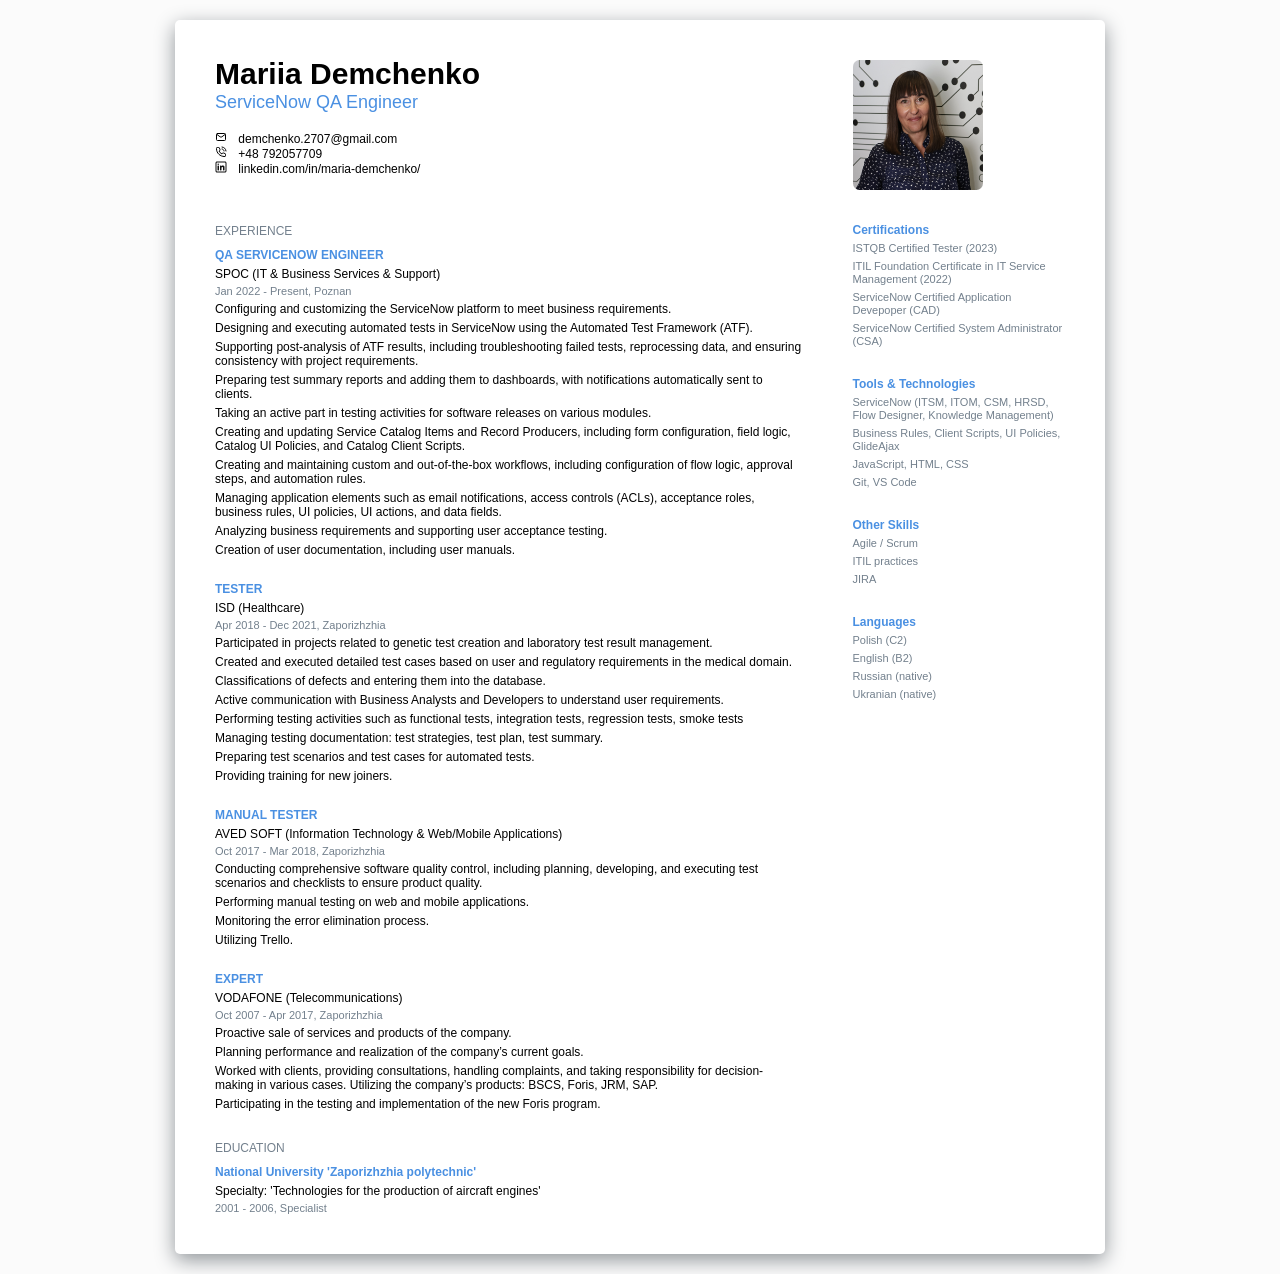
<file: Index.html>
<!DOCTYPE html>
<html lang="en">
<head>
    <meta charset="UTF-8">
    <meta name="viewport" content="width=device-width, initial-scale=1.0">
    <title>CV Mariia Demchenko</title>
    <link rel="stylesheet" href="styles.css">
    <link rel="stylesheet" href="./reset.css">
</head>
<body>
    <div class="page">
        <header>
            <div class="userInfo">
                <h1>Mariia Demchenko</h1>
                <h2>ServiceNow QA Engineer</h2>
                <p>
                    <a href="mailto:demchenko.2707@gmail.com">
                        <img src="email-svgrepo-com.svg" alt="">
                        demchenko.2707@gmail.com</a>
                </p>
                <p><img src="phone-call-svgrepo-com.svg" alt=""> +48 792057709</p>
                <p>
                    <a href="https://www.linkedin.com/in/maria-demchenko-71b24a158/">
                        <img src="linkedin-svgrepo-com.svg" alt="">
                        linkedin.com/in/maria-demchenko/</a>
                </p>
            </div>
            <div class="userImg">
                <img src="image.png" alt="cv image">
            </div>
        </header>

        <main>
            <div class="leftContainer">
                <section class="profileContent">
                    <h4>EXPERIENCE</h4>

                    <div class="experience">
                    <ul class="experienceItemOne">
                        <li>
                            <div class="jobTitle">QA SERVICENOW ENGINEER</div>
                            <p>SPOC (IT & Business Services & Support)</p>
                            <h6>Jan 2022 - Present, Poznan</h6>
                            <p>Configuring and customizing the ServiceNow platform to meet business
                                requirements.
                            </p>
                            <p>Designing and executing automated tests in ServiceNow using the
                            Automated Test Framework (ATF).</p>
                            <p>Supporting post-analysis of ATF results, including troubleshooting failed
                            tests, reprocessing data, and ensuring consistency with project
                            requirements.</p>
                            <p>Preparing test summary reports and adding them to dashboards, with
                            notifications automatically sent to clients.</p>
                            <p> Taking an active part in testing activities for software releases on various modules.</p>
                            <p>Creating and updating Service Catalog Items and Record Producers,
                            including form configuration, field logic, Catalog UI Policies, and
                            Catalog Client Scripts.</p>
                            <p>Creating and maintaining custom and out-of-the-box workflows,
                            including configuration of flow logic, approval steps, and automation
                            rules.</p>
                            <p>Managing application elements such as email notifications, access
                            controls (ACLs), acceptance roles, business rules, UI policies, UI actions,
                            and data fields.
                            </p>
                            <p>Analyzing business requirements and supporting user acceptance
                            testing.</p>
                            <p>Creation of user documentation, including user manuals.</p>
                            
                        </li>
                    </ul>

                    <ul class="experienceItemOneTwo">
                        <li>
                            <div class="jobTitle">TESTER</div>
                            <p>ISD (Healthcare)</p>
                            <h6>Apr 2018 - Dec 2021, Zaporizhzhia</h6>
                            <p> Participated in projects related to genetic test creation and laboratory test result management.</p>
                            <p> Created and executed detailed test cases based on user and regulatory requirements in the medical domain.</p>
                            <p>Classifications of defects and entering them into the database.</p>
                            <p>Active communication with Business Analysts and Developers to
                            understand user requirements.</p>
                            <p>Performing testing activities such as functional tests, integration
                            tests, regression tests, smoke tests</p>
                            <p>Managing testing documentation: test strategies, test plan, test
                            summary.</p>
                            <p>Preparing test scenarios and test cases for automated tests.
                            </p>
                            <p>Providing training for new joiners.</p>
                        </li>
                    </ul>

                    <ul class="experienceItemOneThree">
                        <li>
                            <div class="jobTitle">MANUAL TESTER</div>
                            <p>AVED SOFT (Information Technology & Web/Mobile Applications)</p>
                            <h6>Oct 2017 - Mar 2018, Zaporizhzhia</h6>
                            <p>
                                Conducting comprehensive software quality control, including
                                planning, developing, and executing test scenarios and checklists to
                                ensure product quality.
                            </p>
                            <p>Performing manual testing on web and mobile applications.</p>
                            <p>Monitoring the error elimination process.</p>
                            <p>Utilizing Trello.</p>
                        </li>
                    </ul>

                    <ul class="experienceItemOneFour">
                        <li>
                            <div class="jobTitle">EXPERT</div>
                            <p>VODAFONE (Telecommunications)</p>
                            <h6>Oct 2007 - Apr 2017, Zaporizhzhia</h6>
                            <p>
                                Proactive sale of services and products of the company.
                            </p>
                            <p>Planning performance and realization of the company’s current
                            goals.</p>
                            <p>Worked with clients, providing consultations, handling complaints,
                            and taking responsibility for decision-making in various cases.
                            Utilizing the company’s products: BSCS, Foris, JRM, SAP.</p>
                            <p>Participating in the testing and implementation of the new Foris
                            program.</p>
                        </li>
                    </ul>
                </div> 
                
                <div class="education">
                    <h4>EDUCATION</h4>
                    <ul>
                        <li>
                            <div class="degree">National University 'Zaporizhzhia polytechnic'</div>
                            <p>Specialty: 'Technologies for the production of aircraft engines'</p>
                            <h6>2001 - 2006, Specialist</h6>
                        </li>
                    </ul>

                </div>

                </section>
            </div>


            <section class="profileSidebar">

                <div class="industryKnowledge">
                    <div class="sectionTitle">Certifications</div>
                    <p>ISTQB Certified Tester (2023)</p>
                    <p>ITIL Foundation Certificate in IT Service Management (2022)</p>
                    <p>ServiceNow Certified Application Devepoper (CAD)</p>
                    <p>ServiceNow Certified System Administrator (CSA)</p>
                </div>

                <div class="tolls">
                    <div class="sectionTitle">Tools & Technologies</div>
                    <p>ServiceNow (ITSM, ITOM, CSM, HRSD, Flow Designer, Knowledge Management)</p>
                    <p>Business Rules, Client Scripts, UI Policies, GlideAjax</p>
                    <p>JavaScript, HTML, CSS</p>
                    <p>Git, VS Code</p>
                </div>

                <div class="skills">
                    <div class="sectionTitle">Other Skills</div>
                    <p>Agile / Scrum</p>
                    <p>ITIL practices</p>
                    <p>JIRA</p>
                </div>

                <div class="languages">
                    <div class="sectionTitle">Languages</div>
                    <p>Polish (C2)</p>
                    <p>English (B2)</p>
                    <p>Russian (native)</p>
                    <p>Ukranian (native)</p>
                </div>

                <!-- <div class="social">
                    <div class="sectionTitle">Social</div>
                    <a href="https://github.com/Maria2707/CV">
                    <img src="github-142-svgrepo-com.svg" alt=""> 
                        github.com/Maria2707</a>
                </div> -->

            </section>
            
        </main>
    </div>
    
    
</body>
</html>
</file>
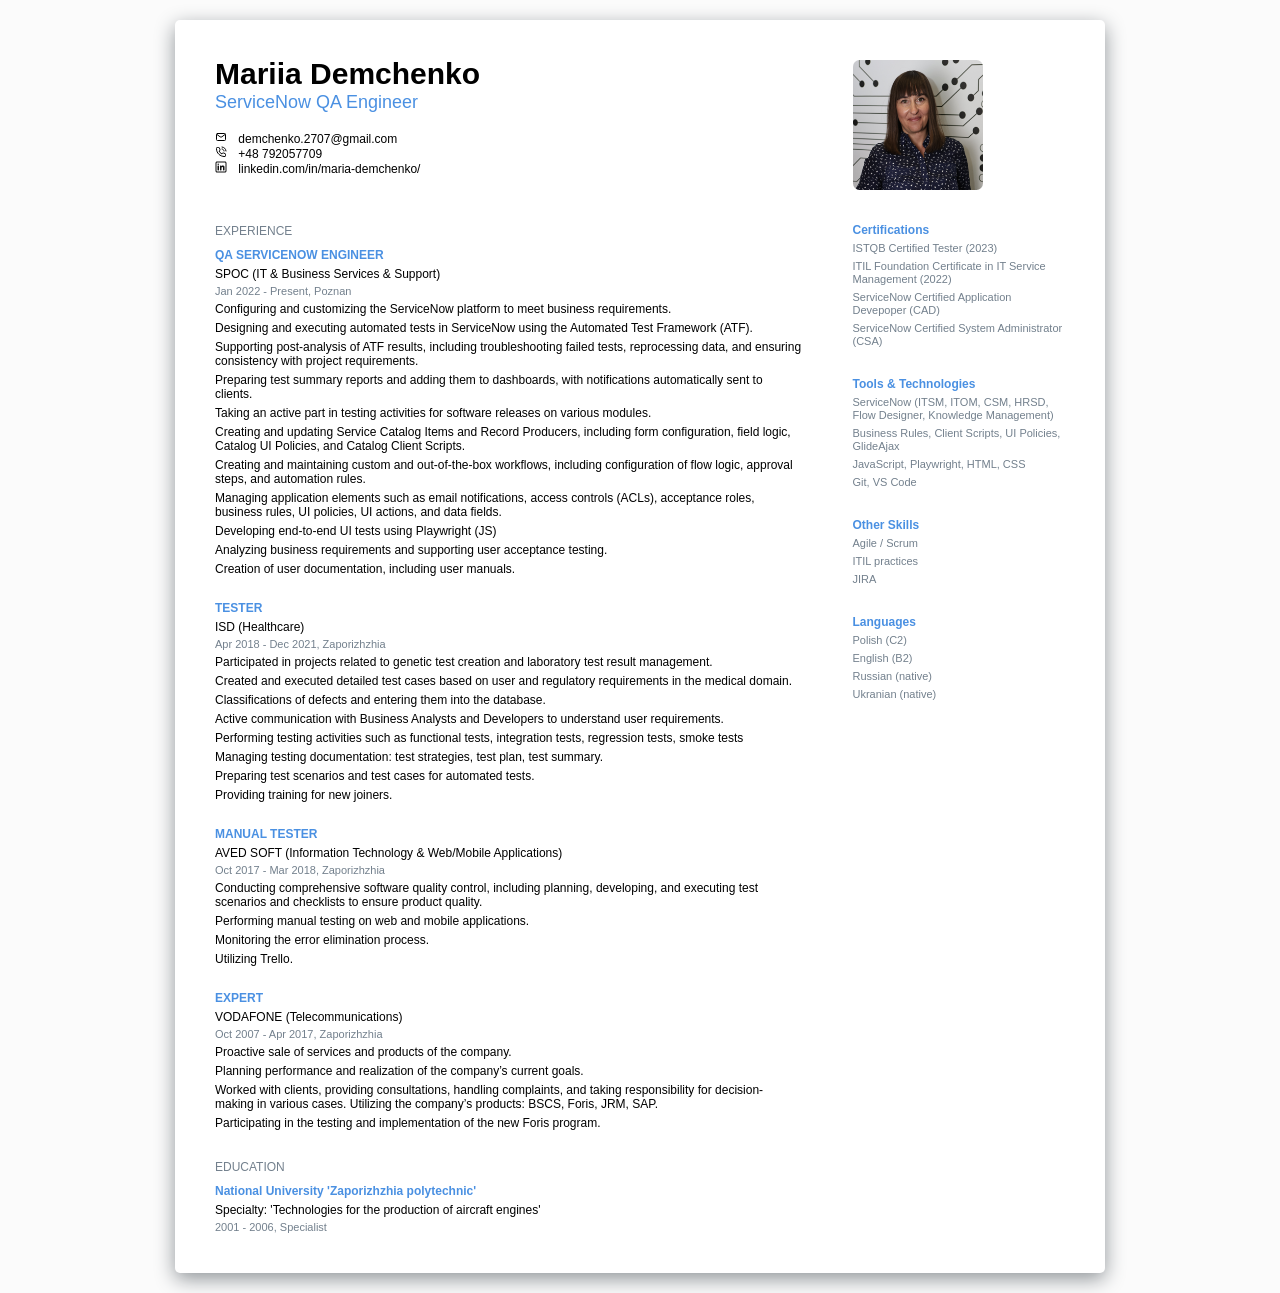
<file: index.html>
<!DOCTYPE html>
<html lang="en">
<head>
    <meta charset="UTF-8">
    <meta name="viewport" content="width=device-width, initial-scale=1.0">
    <title>CV Mariia Demchenko</title>
    <link rel="stylesheet" href="styles.css">
    <link rel="stylesheet" href="./reset.css">
</head>
<body>
    <div class="page">
        <header>
            <div class="userInfo">
                <h1>Mariia Demchenko</h1>
                <h2>ServiceNow QA Engineer</h2>
                <p>
                    <a href="mailto:demchenko.2707@gmail.com">
                        <img src="email-svgrepo-com.svg" alt="">
                        demchenko.2707@gmail.com</a>
                </p>
                <p><img src="phone-call-svgrepo-com.svg" alt=""> +48 792057709</p>
                <p>
                    <a href="https://www.linkedin.com/in/maria-demchenko-71b24a158/">
                        <img src="linkedin-svgrepo-com.svg" alt="">
                        linkedin.com/in/maria-demchenko/</a>
                </p>
            </div>
            <div class="userImg">
                <img src="image.png" alt="cv image">
            </div>
        </header>

        <main>
            <div class="leftContainer">
                <section class="profileContent">
                    <h4>EXPERIENCE</h4>

                    <div class="experience">
                    <ul class="experienceItemOne">
                        <li>
                            <div class="jobTitle">QA SERVICENOW ENGINEER</div>
                            <p>SPOC (IT & Business Services & Support)</p>
                            <h6>Jan 2022 - Present, Poznan</h6>
                            <p>Configuring and customizing the ServiceNow platform to meet business
                                requirements.
                            </p>
                            <p>Designing and executing automated tests in ServiceNow using the
                            Automated Test Framework (ATF).</p>
                            <p>Supporting post-analysis of ATF results, including troubleshooting failed
                            tests, reprocessing data, and ensuring consistency with project
                            requirements.</p>
                            <p>Preparing test summary reports and adding them to dashboards, with
                            notifications automatically sent to clients.</p>
                            <p> Taking an active part in testing activities for software releases on various modules.</p>
                            <p>Creating and updating Service Catalog Items and Record Producers,
                            including form configuration, field logic, Catalog UI Policies, and
                            Catalog Client Scripts.</p>
                            <p>Creating and maintaining custom and out-of-the-box workflows,
                            including configuration of flow logic, approval steps, and automation
                            rules.</p>
                            <p>Managing application elements such as email notifications, access
                            controls (ACLs), acceptance roles, business rules, UI policies, UI actions,
                            and data fields.
                            </p>
                            <p>Developing end-to-end UI tests using Playwright (JS)
                            </p>
                            <p>Analyzing business requirements and supporting user acceptance
                            testing.</p>
                            <p>Creation of user documentation, including user manuals.</p>
                            
                        </li>
                    </ul>

                    <ul class="experienceItemOneTwo">
                        <li>
                            <div class="jobTitle">TESTER</div>
                            <p>ISD (Healthcare)</p>
                            <h6>Apr 2018 - Dec 2021, Zaporizhzhia</h6>
                            <p> Participated in projects related to genetic test creation and laboratory test result management.</p>
                            <p> Created and executed detailed test cases based on user and regulatory requirements in the medical domain.</p>
                            <p>Classifications of defects and entering them into the database.</p>
                            <p>Active communication with Business Analysts and Developers to
                            understand user requirements.</p>
                            <p>Performing testing activities such as functional tests, integration
                            tests, regression tests, smoke tests</p>
                            <p>Managing testing documentation: test strategies, test plan, test
                            summary.</p>
                            <p>Preparing test scenarios and test cases for automated tests.
                            </p>
                            <p>Providing training for new joiners.</p>
                        </li>
                    </ul>

                    <ul class="experienceItemOneThree">
                        <li>
                            <div class="jobTitle">MANUAL TESTER</div>
                            <p>AVED SOFT (Information Technology & Web/Mobile Applications)</p>
                            <h6>Oct 2017 - Mar 2018, Zaporizhzhia</h6>
                            <p>
                                Conducting comprehensive software quality control, including
                                planning, developing, and executing test scenarios and checklists to
                                ensure product quality.
                            </p>
                            <p>Performing manual testing on web and mobile applications.</p>
                            <p>Monitoring the error elimination process.</p>
                            <p>Utilizing Trello.</p>
                        </li>
                    </ul>

                    <ul class="experienceItemOneFour">
                        <li>
                            <div class="jobTitle">EXPERT</div>
                            <p>VODAFONE (Telecommunications)</p>
                            <h6>Oct 2007 - Apr 2017, Zaporizhzhia</h6>
                            <p>
                                Proactive sale of services and products of the company.
                            </p>
                            <p>Planning performance and realization of the company’s current
                            goals.</p>
                            <p>Worked with clients, providing consultations, handling complaints,
                            and taking responsibility for decision-making in various cases.
                            Utilizing the company’s products: BSCS, Foris, JRM, SAP.</p>
                            <p>Participating in the testing and implementation of the new Foris
                            program.</p>
                        </li>
                    </ul>
                </div> 
                
                <div class="education">
                    <h4>EDUCATION</h4>
                    <ul>
                        <li>
                            <div class="degree">National University 'Zaporizhzhia polytechnic'</div>
                            <p>Specialty: 'Technologies for the production of aircraft engines'</p>
                            <h6>2001 - 2006, Specialist</h6>
                        </li>
                    </ul>

                </div>

                </section>
            </div>


            <section class="profileSidebar">

                <div class="industryKnowledge">
                    <div class="sectionTitle">Certifications</div>
                    <p>ISTQB Certified Tester (2023)</p>
                    <p>ITIL Foundation Certificate in IT Service Management (2022)</p>
                    <p>ServiceNow Certified Application Devepoper (CAD)</p>
                    <p>ServiceNow Certified System Administrator (CSA)</p>
                </div>

                <div class="tolls">
                    <div class="sectionTitle">Tools & Technologies</div>
                    <p>ServiceNow (ITSM, ITOM, CSM, HRSD, Flow Designer, Knowledge Management)</p>
                    <p>Business Rules, Client Scripts, UI Policies, GlideAjax</p>
                    <p>JavaScript, Playwright, HTML, CSS</p>
                    <p>Git, VS Code</p>
                </div>

                <div class="skills">
                    <div class="sectionTitle">Other Skills</div>
                    <p>Agile / Scrum</p>
                    <p>ITIL practices</p>
                    <p>JIRA</p>
                </div>

                <div class="languages">
                    <div class="sectionTitle">Languages</div>
                    <p>Polish (C2)</p>
                    <p>English (B2)</p>
                    <p>Russian (native)</p>
                    <p>Ukranian (native)</p>
                </div>

                <!-- <div class="social">
                    <div class="sectionTitle">Social</div>
                    <a href="https://github.com/Maria2707/CV">
                    <img src="github-142-svgrepo-com.svg" alt=""> 
                        github.com/Maria2707</a>
                </div> -->

            </section>
            
        </main>
    </div>
    
    
</body>
</html>
</file>
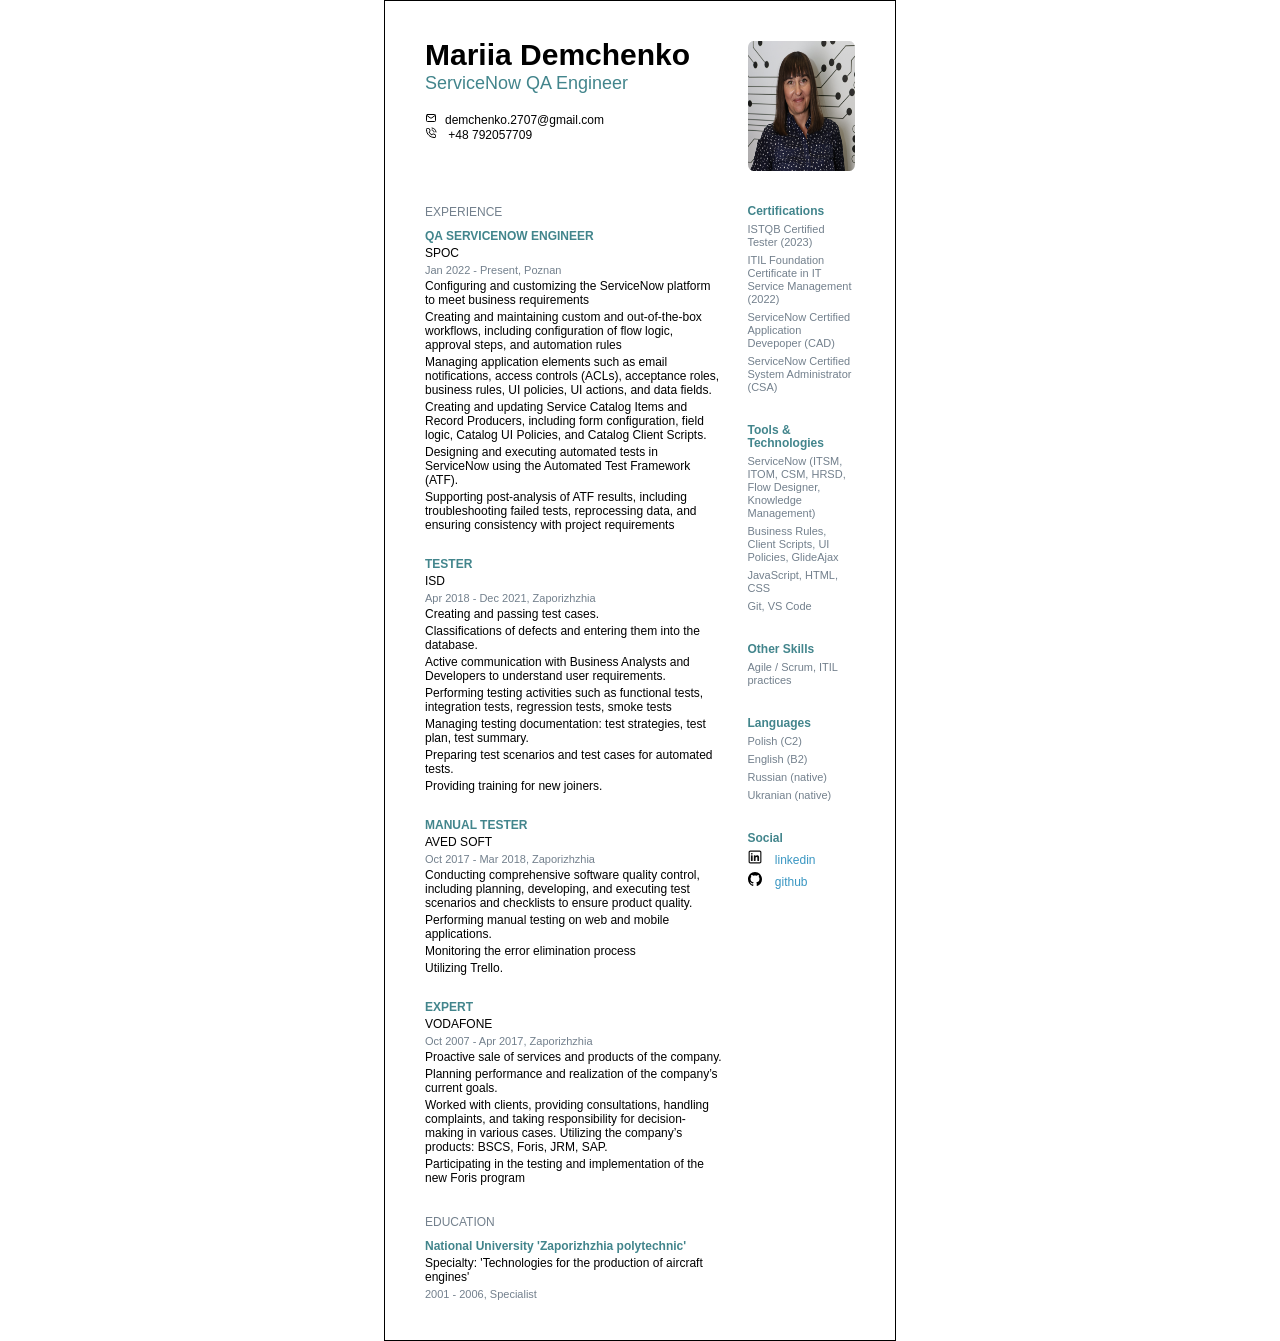
<file: index_m.html>
<!DOCTYPE html>
<html lang="en">
<head>
    <meta charset="UTF-8">
    <meta name="viewport" content="width=device-width, initial-scale=1.0">
    <title>CV Mariia Demchenko</title>
    <link rel="stylesheet" href="styles_m.css">
    <link rel="stylesheet" href="./reset_m.css">
</head>
<body>
    <header>
        <div class="userInfo">
            <h1>Mariia Demchenko</h1>
            <h2>ServiceNow QA Engineer</h2>
            <p><img src="email-svgrepo-com.svg" alt="">demchenko.2707@gmail.com</p>
            <p><img src="phone-call-svgrepo-com.svg" alt=""> +48 792057709</p>
        </div>
        <div class="userImg">
            <img src="image.png" alt="cv image">
        </div>
    </header>

    <main>
        <div class="leftContainer">
            <section class="profileContent">
                <h4>EXPERIENCE</h4>

                <div class="experience">
                <ul class="experienceItemOne">
                    <li>
                        <div class="jobTitle">QA SERVICENOW ENGINEER</div>
                        <p>SPOC</p>
                        <h6>Jan 2022 - Present, Poznan</h6>
                        <p>
                            Configuring and customizing the ServiceNow platform to meet business
                            requirements
                        </p>
                        <p>Creating and maintaining custom and out-of-the-box workflows,
                        including configuration of flow logic, approval steps, and automation
                        rules</p>
                        <p>Managing application elements such as email notifications, access
                        controls (ACLs), acceptance roles, business rules, UI policies, UI actions,
                        and data fields.
                        </p>
                        <p>Creating and updating Service Catalog Items and Record Producers,
                        including form configuration, field logic, Catalog UI Policies, and
                        Catalog Client Scripts.</p>
                        <p>Designing and executing automated tests in ServiceNow using the
                        Automated Test Framework (ATF).</p>
                        <p>Supporting post-analysis of ATF results, including troubleshooting failed
                        tests, reprocessing data, and ensuring consistency with project
                        requirements</p>
                    </li>
                </ul>

                <ul class="experienceItemOneTwo">
                    <li>
                        <div class="jobTitle">TESTER</div>
                        <p>ISD</p>
                        <h6>Apr 2018 - Dec 2021, Zaporizhzhia</h6>
                        <p>
                            Creating and passing test cases.
                        </p>
                        <p>Classifications of defects and entering them into the database.</p>
                        <p>Active communication with Business Analysts and Developers to
                        understand user requirements.</p>
                        <p>Performing testing activities such as functional tests, integration
                        tests, regression tests, smoke tests</p>
                        <p>Managing testing documentation: test strategies, test plan, test
                        summary.</p>
                        <p>Preparing test scenarios and test cases for automated tests.
                        </p>
                        <p>Providing training for new joiners.</p>
                    </li>
                </ul>

                <ul class="experienceItemOneThree">
                    <li>
                        <div class="jobTitle">MANUAL TESTER</div>
                        <p>AVED SOFT</p>
                        <h6>Oct 2017 - Mar 2018, Zaporizhzhia</h6>
                        <p>
                            Conducting comprehensive software quality control, including
                            planning, developing, and executing test scenarios and checklists to
                            ensure product quality.
                        </p>
                        <p>Performing manual testing on web and mobile applications.</p>
                        <p>Monitoring the error elimination process</p>
                        <p>Utilizing Trello.</p>
                    </li>
                </ul>

                <ul class="experienceItemOneFour">
                    <li>
                        <div class="jobTitle">EXPERT</div>
                        <p>VODAFONE</p>
                        <h6>Oct 2007 - Apr 2017, Zaporizhzhia</h6>
                        <p>
                            Proactive sale of services and products of the company.
                        </p>
                        <p>Planning performance and realization of the company’s current
                        goals.</p>
                        <p>Worked with clients, providing consultations, handling complaints,
                        and taking responsibility for decision-making in various cases.
                        Utilizing the company’s products: BSCS, Foris, JRM, SAP.</p>
                        <p>Participating in the testing and implementation of the new Foris
                        program</p>
                    </li>
                </ul>
            </div> 
            
            <div class="education">
                <h4>EDUCATION</h4>
                <ul>
                    <li>
                        <div class="degree">National University 'Zaporizhzhia polytechnic'</div>
                        <p>Specialty: 'Technologies for the production of aircraft engines'</p>
                        <h6>2001 - 2006, Specialist</h6>
                    </li>
                </ul>

            </div>

            </section>
        </div>


        <section class="profileSidebar">

            <div class="industryKnowledge">
                <div class="sectionTitle">Certifications</div>
                <p>ISTQB Certified Tester (2023)</p>
                <p>ITIL Foundation Certificate in IT Service Management (2022)</p>
                <p>ServiceNow Certified Application Devepoper (CAD)</p>
                <p>ServiceNow Certified System Administrator (CSA)</p>
            </div>

            <div class="tolls">
                <div class="sectionTitle">Tools & Technologies</div>
                <p>ServiceNow (ITSM, ITOM, CSM, HRSD, Flow Designer, Knowledge Management)</p>
                <p>Business Rules, Client Scripts, UI Policies, GlideAjax</p>
                <p>JavaScript, HTML, CSS</p>
                <p>Git, VS Code</p>
            </div>

            <div class="skills">
                <div class="sectionTitle">Other Skills</div>
                <p>Agile / Scrum, ITIL practices</p>
            </div>

            <div class="languages">
                <div class="sectionTitle">Languages</div>
                <p>Polish (C2)</p>
                <p>English (B2)</p>
                <p>Russian (native)</p>
                <p>Ukranian (native)</p>
            </div>

            <div class="social">
                <div class="sectionTitle">Social</div>
                <p></p>
                <a href="https://www.linkedin.com/in/maria-demchenko-71b24a158/">
                    <img src="linkedin-svgrepo-com.svg" alt="">
                    linkedin</a>
                <p></p>
                <a href="https://github.com/Maria2707/CV">
                   <img src="github-142-svgrepo-com.svg" alt=""> 
                    github</a>
            </div>

        </section>
        
    </main>
    
</body>
</html>
</file>
<file: styles.css>
* {
    font-family: "Arial";
}

.page{
    padding: 40px;
    margin: 0 auto;
    min-height: 100vh;
    width: 40%;
    border-radius: 5px;
    box-shadow: 0px 6px 20px 0px #8f9498;
    background-color: #fff;
}

body{
    padding: 20px;
    background-color: #fbfbfb;
}

/* Header */

header{
    /* gap: 20px; */
    display: flex;
    margin-bottom: 30px;
    min-height: 100px;
}

.userInfo h2{
    margin-bottom: 15px;
    color: #4A90E2;
}

.userInfo h1{
    font-size: 30px;
}

.userInfo p{
    font-size: 12px;
}

.userInfo a:hover{
    background-color: #f4f6f9;
    color: #4090bb;
}

.userInfo img {
    width: 12px;
    height: 12px;
    margin-right: 8px;
}

img{
    border-radius: 5%;
    width: 130px;
    height: 130px;
}

.userImg{
    width: 25%;
}

.userInfo{
    width: 75%;
}

/*MAIN*/

main{
    /* gap: 20px; */
    display: flex;
}

.experienceItemOne{
    margin-bottom: 25px;
}

.experienceItemOneTwo{
    margin-bottom: 25px;
}

.experienceItemOneThree{
    margin-bottom: 25px;
}

.experienceItemOneFour{
    margin-bottom: 30px;
}

.leftContainer{
    width: 75%;
}

.profileContent{
    font-size: 12px;
    width: 92%;
}

.profileSidebar {
  width: 25%;
  color: #73808D;
  font-size: 12px;
  line-height: 13px; 
}

h1{
    font-family: Arial;
    font-weight: 700;
    font-size: 24px;
    line-height: 28px;
}

h2{
    font-family: Arial;
    font-weight: 400;
    font-size: 18px;
    line-height: 28px;
}

h4{
    margin-bottom: 10px;
    color: #73808D;
}

.industryKnowledge{
    margin-bottom: 30px;
}

.tolls{
    margin-bottom: 30px;
}

.skills{
    margin-bottom: 30px;
}

.languages{
    margin-bottom: 30px;
}

.profileContent p{
    font-size: 12px;
    line-height: 14px;
    margin-top: 5px;
}

.profileSidebar p{
    font-size: 11px;
    line-height: 13px;
    margin-top: 5px;
}

.sectionTitle p{
    line-height: 5px;
}

.jobTitle, .degree, .sectionTitle{
    font-weight: bold;
    color: #4A90E2;
}

h6{
    font-size: 11px;
    color: #73808D;
    margin-top: 4px;
}

.social img{
    width: 14px;
    height: 14px;
    margin-right: 10px;
}

.social a{
    color: #3996c2;
}

@media (max-width: 1650px) {
    .page {
        width: 75%;
    }
}

@media(max-width: 1024px) {
    .page {
        width: 100%;
    }
    .userImg img{
        height: 100%;
        width: 100%;
        object-fit: contain;
    }
    body{
        padding: 0;
    }
<<<<<<< HEAD
}
=======
}
>>>>>>> 43d962d74b7ff77987a4679713bdcd7c21729702
</file>
<file: styles_m.css>
* {
    font-family: "Arial";
}

body{
    padding: 40px;
    margin: 0 auto;
    min-height: 100vh;
    width: 40%;
    border: 0.5px solid black;
    /* background-color: #f2f2f2; */
}

/* Header */

header{
    /* gap: 20px; */
    display: flex;
    margin-bottom: 30px;
}

.userInfo h2{
    margin-bottom: 15px;
    color: #42858C;
}

.userInfo h1{
    font-size: 30px;
}

.userInfo p{
    font-size: 12px;
}

.userInfo img {
    width: 12px;
    height: 12px;
    margin-right: 8px;
}

img{
    border-radius: 5%;
    width: 130px;
    height: 130px;
}

.userImg{
    width: 25%;
}

.userInfo{
    width: 75%;
}

/*MAIN*/

main{
    /* gap: 20px; */
    display: flex;
}

.experienceItemOne{
    margin-bottom: 25px;
}

.experienceItemOneTwo{
    margin-bottom: 25px;
}

.experienceItemOneThree{
    margin-bottom: 25px;
}

.experienceItemOneFour{
    margin-bottom: 30px;
}

.leftContainer{
    width: 75%;
}

.profileContent{
    font-size: 12px;
    width: 92%;
}

.profileSidebar {
  width: 25%;
  color: #73808D;
  font-size: 12px;
  line-height: 13px; 
}

h1{
    font-family: Arial;
    font-weight: 700;
    font-size: 24px;
    line-height: 28px;
}

h2{
    font-family: Arial;
    font-weight: 400;
    font-size: 18px;
    line-height: 28px;
}

h4{
    margin-bottom: 10px;
    color: #73808D;
}

.industryKnowledge{
    margin-bottom: 30px;
}

.tolls{
    margin-bottom: 30px;
}

.skills{
    margin-bottom: 30px;
}

.languages{
    margin-bottom: 30px;
}

.profileContent p{
    font-size: 12px;
    line-height: 14px;
    margin-top: 3px;
}

.profileSidebar p{
    font-size: 11px;
    line-height: 13px;
    margin-top: 5px;
}

.sectionTitle p{
    line-height: 5px;
}

.jobTitle, .degree, .sectionTitle{
    font-weight: bold;
    color: #42858C;
}

h6{
    font-size: 11px;
    color: #73808D;
    margin-top: 4px;
}

.social img{
    width: 14px;
    height: 14px;
    margin-right: 10px;
}

.social a{
    color: #3996c2;
}

@media (max-width: 767px) {
    body {
        border: none;
        width: 100%;
    }
}

@media(max-width: 480px){
    .userImg img{
        height: 60%;
        width: 100%;
    }
    body{
        padding: 15px;
    }
}

@media(max-width: 1024px) {
    .userImg img{
        height: 60%;
        width: 100%;
    }
    body{
        padding: 20px;
    }
}
</file>
